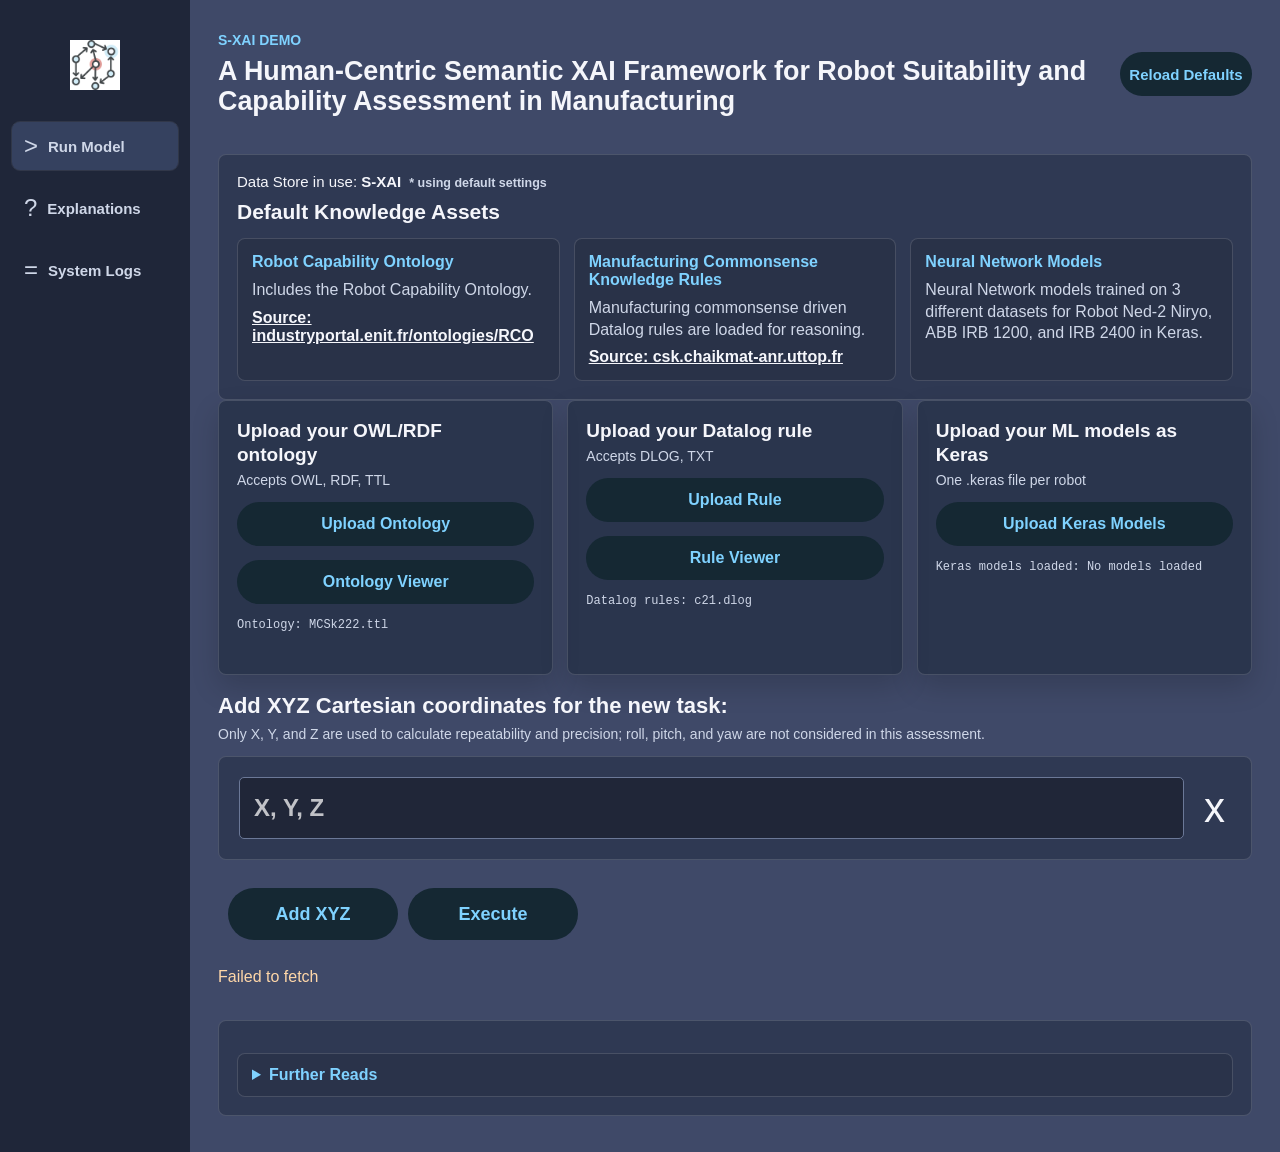
<file: web/index.html>
<!doctype html>
<html lang="en">
<head>
  <meta charset="utf-8">
  <meta name="viewport" content="width=device-width, initial-scale=1">
  <title>Robot Operational Capability</title>
  <link rel="stylesheet" href="styles.css">
</head>
<body>
  <aside class="sidebar">
    <img class="logo" src="assets/custom/data-flow.png" alt="Data flow">
    <button class="nav-item active" id="runPageButton" title="Run Model" aria-label="Run Model">
      <span>&gt;</span>
      <strong>Run Model</strong>
    </button>
    <button class="nav-item" id="explanationsPageButton" title="Explanations" aria-label="Explanations">
      <span>?</span>
      <strong>Explanations</strong>
    </button>
    <button class="nav-item" id="ruleLogPageButton" title="System Logs" aria-label="System Logs">
      <span>=</span>
      <strong>System Logs</strong>
    </button>
  </aside>

  <main class="workspace">
    <header class="hero-header">
      <div>
        <p class="eyebrow">S-XAI DEMO</p>
        <h1>A Human-Centric Semantic XAI Framework for Robot Suitability and Capability Assessment in Manufacturing</h1>
      </div>
      <div class="header-actions">
        <input id="datastore" value="S-XAI" type="hidden">
        <button class="blue-button" id="uploadButton" type="button">Reload Defaults</button>
      </div>
    </header>

    <section class="run-page active" id="runPage">
      <section class="default-context-panel">
        <div class="default-datastore-note">
          <span>Data Store in use: <strong>S-XAI</strong></span>
          <small>* using default settings</small>
        </div>
        <h2>Default Knowledge Assets</h2>
        <div class="asset-grid">
          <article>
            <h3>Robot Capability Ontology</h3>
            <p>Includes the Robot Capability Ontology.</p>
            <a href="https://industryportal.enit.fr/ontologies/RCO/" target="_blank" rel="noreferrer">Source: industryportal.enit.fr/ontologies/RCO</a>
          </article>
          <article>
            <h3>Manufacturing Commonsense Knowledge Rules</h3>
            <p>Manufacturing commonsense driven Datalog rules are loaded for reasoning.</p>
            <a href="https://csk.chaikmat-anr.uttop.fr" target="_blank" rel="noreferrer">Source: csk.chaikmat-anr.uttop.fr</a>
          </article>
          <article>
            <h3>Neural Network Models</h3>
            <p>Neural Network models trained on 3 different datasets for Robot Ned-2 Niryo, ABB IRB 1200, and IRB 2400 in Keras.</p>
          </article>
        </div>
      </section>

    <section class="setup-panel">
      <div class="resource-upload-grid">
        <section class="resource-card">
          <div class="resource-card-head">
            <div>
              <h2>Upload your OWL/RDF ontology</h2>
              <p>Accepts OWL, RDF, TTL</p>
            </div>
          </div>
          <input id="ontologyFile" class="native-file-input" type="file" accept=".ttl,.rdf,.owl,.txt">
          <div class="resource-actions">
            <button id="uploadOntologyButton" class="pill small-pill" type="button">Upload Ontology</button>
            <button id="openOntologyViewerButton" class="pill small-pill" type="button">Ontology Viewer</button>
          </div>
          <pre id="ontologyStatus" class="model-status">Ontology: MCSk222.ttl</pre>
        </section>

        <section class="resource-card">
          <div class="resource-card-head">
            <div>
              <h2>Upload your Datalog rule</h2>
              <p>Accepts DLOG, TXT</p>
            </div>
          </div>
          <input id="rulesFile" class="native-file-input" type="file" accept=".dlog,.txt">
          <div class="resource-actions">
            <button id="uploadRulesButton" class="pill small-pill" type="button">Upload Rule</button>
            <button id="openRuleViewerButton" class="pill small-pill" type="button">Rule Viewer</button>
          </div>
          <pre id="rulesStatus" class="model-status">Datalog rules: c21.dlog</pre>
        </section>

        <section class="resource-card">
          <div class="resource-card-head">
            <div>
              <h2>Upload your ML models as Keras</h2>
              <p>One .keras file per robot</p>
            </div>
          </div>
          <input id="modelsFile" class="native-file-input" type="file" accept=".keras" multiple>
          <button id="uploadModelsButton" class="pill small-pill" type="button">Upload Keras Models</button>
          <pre id="modelStatus" class="model-status">Keras models loaded: checking...</pre>
        </section>
      </div>
    </section>

    <section class="task-panel" id="taskPanel">
      <label class="task-label" for="xyzInput">Add XYZ Cartesian coordinates for the new task:</label>
      <p class="task-note">Only X, Y, and Z are used to calculate repeatability and precision; roll, pitch, and yaw are not considered in this assessment.</p>
      <div class="input-shell">
        <input id="xyzInput" autocomplete="off" placeholder="X, Y, Z">
        <button id="clearButton" class="clear-button" type="button" aria-label="Clear">x</button>
      </div>

      <div class="actions">
        <button id="addButton" class="pill" type="button">Add XYZ</button>
        <button id="executeButton" class="pill" type="button">Execute</button>
      </div>

      <p id="statusText" class="status-text"></p>
    </section>

    <section class="default-context-panel">
      <details class="further-reads">
        <summary>Further Reads</summary>
        <ol>
          <li>Naqvi, Syed Muhammad Raza. Exploring LLMs and semantic XAI for industrial robot capabilities and manufacturing commonsense knowledge. Diss. Universite de Toulouse, 2025.</li>
          <li>Naqvi, M. R., Sarkar, A., Ameri, F., Elmhadhbi, L., &amp; Karray, M. H. (2024, December). Manufacturing commonsense knowledge. In International Knowledge Graph and Semantic Web Conference (pp. 320-333). Cham: Springer Nature Switzerland.</li>
          <li>Naqvi, M. R., Sarkar, A., Ameri, F., Elmhadhbi, L., &amp; Karray, M. H. (2025, June). MACS-KG: MAnufacturing CommonSense Knowledge Graph. In European Semantic Web Conference (pp. 120-124). Cham: Springer Nature Switzerland.</li>
          <li>Naqvi, M. R. (2025, October). Towards Explainable Commonsense Reasoning: Semantic Rule Generation from Text using LLMs. In ECAI 2025-1st International Workshop on eXplainable AI, Knowledge Representation and Knowledge Graphs.</li>
          <li>Naqvi, M. R., Sarkar, A., Ameri, F., Elmhadhbi, L., &amp; Karray, M. H. (2025, December). Semantic representation of robotic function, process characteristics, and quality. In RobOntics 2025 5th edition of the Ontologies for Autonomous Robots Workshop. CEUR Workshop Proceedings.</li>
          <li>Naqvi, M. R., Sarkar, A., Ameri, F., Araghi, S. N., &amp; Karray, M. H. (2023). Application of MSDL in Modeling Capabilities of Robots. In RobOntics@ RO-MAN.</li>
          <li>Naqvi, M. R., Elmhadhbi, L., Sarkar, A., Archimede, B., &amp; Karray, M. H. (2024). Survey on ontology-based explainable AI in manufacturing. Journal of Intelligent Manufacturing, 35(8), 3605-3627.</li>
        </ol>
      </details>
    </section>
    </section>

    <section class="facts-workspace app-page" id="explanationsPage" hidden>
      <div class="section-head">
        <h1>Explanations</h1>
        <div class="section-actions">
          <button id="refreshFactsButton" class="pill small-pill" type="button">Refresh Facts</button>
          <button id="exportReportButton" class="pill small-pill" type="button">Export Report</button>
        </div>
      </div>

      <div class="explanation-tabs" role="tablist" aria-label="Explanation views">
        <button class="explanation-tab active" type="button" data-explanation-tab="factsTab">Reasoned Facts</button>
        <button class="explanation-tab" type="button" data-explanation-tab="graphTab">Graph</button>
        <button class="explanation-tab" type="button" data-explanation-tab="counterfactualTab">Simulated / Counterfactual Comparison</button>
        <button class="explanation-tab" type="button" data-explanation-tab="nnXaiTab">XAI</button>
        <button class="explanation-tab" type="button" data-explanation-tab="nlTab">Natural Language Explanations</button>
        <button class="explanation-tab" type="button" data-explanation-tab="sparqlTab">SPARQL</button>
      </div>

      <section class="explanation-panel" id="counterfactualTab" hidden>
        <h2>Simulated / Counterfactual Comparison</h2>
        <div class="comparison-grid">
          <div>
            <h3>Before Simulation</h3>
            <pre id="beforeFacts">No facts loaded.</pre>
          </div>
          <div>
            <h3>After Simulation</h3>
            <pre id="afterFacts">No facts loaded.</pre>
          </div>
        </div>
        <section id="counterfactualSuggestion" class="xai-panel">
          <h3>What Must Change?</h3>
          <p>Run a prediction and select a fact to see which robot capability would need to change for a different suitability result.</p>
        </section>
      </section>

      <section class="explanation-panel active" id="factsTab">
        <h2>Reasoned Facts</h2>
        <div id="factsList" class="facts-list"></div>
      </section>

      <section class="explanation-panel" id="graphTab" hidden>
        <div class="graph-head">
          <h2>Graph Explanation View</h2>
          <div class="graph-actions">
            <button id="selectedGraphButton" class="pill small-pill active" type="button">Selected Fact</button>
            <button id="wholeGraphButton" class="pill small-pill" type="button">Whole Graph</button>
            <button id="exportSvgButton" class="pill small-pill" type="button">Export SVG</button>
            <button id="exportPngButton" class="pill small-pill" type="button">Export PNG</button>
          </div>
        </div>
        <div class="graph-legend" aria-label="Graph legend">
          <span><i class="legend-dot robot"></i>Robot</span>
          <span><i class="legend-dot capability"></i>Capability</span>
          <span><i class="legend-dot value"></i>NN prediction value</span>
          <span><i class="legend-dot simulated"></i>Simulated measurement</span>
          <span><i class="legend-dot fact"></i>Selected reasoned fact</span>
          <span><i class="legend-line"></i>RDF predicate</span>
        </div>
        <div id="graphFilters" class="graph-filters" aria-label="Whole graph filters" hidden>
          <label><input type="checkbox" data-graph-filter="robot" checked> Robots</label>
          <label><input type="checkbox" data-graph-filter="capability" checked> Capabilities</label>
          <label><input type="checkbox" data-graph-filter="value" checked> Measurements</label>
          <label><input type="checkbox" data-graph-filter="fact" checked> Reasoned Facts</label>
          <label><input type="checkbox" id="selectedRobotOnlyFilter"> Selected Robot Only</label>
        </div>
        <svg id="factGraph" viewBox="0 0 1100 420" role="img" aria-label="Fact explanation graph"></svg>
        <section id="graphDetails" class="graph-details" aria-live="polite">
          <h3>Node Details</h3>
          <p>Click a graph node to inspect its type, value, and connected predicates.</p>
        </section>
        <div id="tracePanel" class="trace-panel"></div>
      </section>

      <section class="explanation-panel" id="ontologyTab" hidden>
        <div class="graph-head">
          <h2>Ontology Viewer</h2>
          <div class="graph-actions">
            <button id="refreshOntologyButton" class="pill small-pill" type="button">Load Ontology</button>
          </div>
        </div>
        <div class="graph-legend" aria-label="Ontology graph legend">
          <span><i class="legend-dot class"></i>Class</span>
          <span><i class="legend-dot instance"></i>Instance</span>
          <span><i class="legend-dot property"></i>Property</span>
          <span><i class="legend-line"></i>Ontology predicate</span>
        </div>
        <div class="ontology-toolbar" aria-label="Ontology viewer controls">
          <label>
            <span>Search</span>
            <input id="ontologySearchInput" type="search" placeholder="Class, instance, property, predicate">
          </label>
          <label>
            <span>Show</span>
            <select id="ontologyTypeSelect">
              <option value="all">All ontology elements</option>
              <option value="class">Classes</option>
              <option value="subclass">subClassOf</option>
              <option value="instance">Instances</option>
              <option value="property">Properties</option>
            </select>
          </label>
        </div>
        <div id="ontologyViewerStatus" class="status-text">Load the ontology graph to inspect classes, subclasses, instances, and properties.</div>
        <svg id="ontologyGraph" viewBox="0 0 1100 420" role="img" aria-label="Ontology viewer graph"></svg>
        <section id="ontologyDetails" class="graph-details" aria-live="polite">
          <h3>Ontology Node Details</h3>
          <p>Click an ontology node to inspect its connected predicates.</p>
        </section>
      </section>

      <section class="explanation-panel" id="nlTab" hidden>
        <div class="section-head compact-head">
          <h2>Natural Language Explanations</h2>
        </div>
        <div class="llm-provider-row">
          <label class="llm-provider-field" for="nlProviderSelect">
            <span>Provider</span>
            <select id="nlProviderSelect">
              <option value="openai">OpenAI</option>
              <option value="ollama">Ollama</option>
              <option value="mistral">Mistral</option>
              <option value="gemini">Gemini</option>
            </select>
          </label>
          <button id="generateNlExplanationButton" class="pill small-pill nl-generate-button" type="button">Generate Explanation</button>
        </div>
        <div id="llmReasoningStatus" class="status-text">Choose a provider after selecting a reasoned fact.</div>
        <pre id="nlExplanation" hidden></pre>
        <div id="llmReasoningOutput" class="llm-reasoning-output"></div>
      </section>

      <section class="explanation-panel" id="nnXaiTab" hidden>
        <section id="selectedFactXai" class="selected-fact-xai">
          <h3>Selected Fact NN Contribution</h3>
          <p>Select a reasoned fact to see which neural-network prediction and XYZ feature influences contributed to it.</p>
        </section>
        <div class="section-head compact-head">
          <h2>XAI: LIME Explanation</h2>
          <button id="refreshLimeButton" class="pill small-pill" type="button">Run LIME</button>
        </div>
        <p class="xai-note">LIME explains the local NN prediction around the current X, Y, Z task using feature weights for X, Y, and Z.</p>
        <div id="limeStatus" class="status-text"></div>
        <div class="xai-dashboard-grid">
          <section id="xaiStabilityPanel" class="xai-panel">
            <h3>XAI Confidence / Stability</h3>
            <p>Run LIME to estimate whether the strongest local feature is stable for this XYZ task.</p>
          </section>
          <section id="xaiQualityPanel" class="xai-panel">
            <h3>Explanation Quality</h3>
            <p>Shows which explanation sources are available for the current task.</p>
          </section>
        </div>
        <section class="xai-method-section lime-method-section">
          <div class="method-head">
            <h3>LIME Local Explanation</h3>
            <p>LIME builds a local surrogate around the current XYZ task point and estimates how X, Y, and Z influence the nearby NN prediction.</p>
          </div>
          <div id="limeResults" class="lime-results"></div>
        </section>
        <section id="shapPanel" class="xai-method-section shap-method-section">
          <div class="section-head compact-head">
            <h3>SHAP Comparison</h3>
            <button id="refreshShapButton" class="pill small-pill" type="button">Run SHAP</button>
          </div>
          <p id="shapStatus">SHAP attributes the current NN prediction across X, Y, and Z for the selected Cartesian task point.</p>
          <div id="shapResults" class="shap-results"></div>
        </section>
        <section id="igPanel" class="xai-method-section ig-method-section">
          <div class="section-head compact-head">
            <h3>Integrated Gradients</h3>
            <button id="refreshIgButton" class="pill small-pill" type="button">Run IG</button>
          </div>
          <p id="igStatus">Integrated Gradients explains the NN prediction by accumulating gradients from a zero XYZ baseline to the current task point.</p>
          <div id="igResults" class="ig-results"></div>
        </section>
        <section id="permutationPanel" class="xai-method-section permutation-method-section">
          <div class="section-head compact-head">
            <h3>Permutation Importance</h3>
            <button id="refreshPermutationButton" class="pill small-pill" type="button">Run Permutation</button>
          </div>
          <p id="permutationStatus">Permutation Importance perturbs one coordinate at a time and measures how much the NN output changes.</p>
          <div id="permutationResults" class="permutation-results"></div>
        </section>
      </section>

      <section class="explanation-panel" id="rulesTab" hidden>
        <div class="section-head compact-head">
          <div>
            <h2>Rule Viewer</h2>
            <p class="xai-note">Showing the active Datalog rules exactly as loaded from the <code>.dlog</code> source file.</p>
          </div>
          <button id="refreshRulesViewerButton" class="pill small-pill" type="button">Refresh Rules</button>
        </div>
        <div id="ruleViewerStatus" class="status-text">Datalog rules: c21.dlog</div>
        <pre id="ruleList" class="rule-source-viewer">Loading Datalog rules...</pre>
      </section>

      <section class="explanation-panel" id="sparqlTab" hidden>
        <h2>SPARQL Query Viewer</h2>
        <div class="query-viewer">
          <div>
            <h3>Reasoned facts query</h3>
            <pre id="factsQueryText"></pre>
          </div>
          <div>
            <h3>Knowledge Graph update query</h3>
            <pre id="updateQueryText">Run a prediction to generate the update query.</pre>
          </div>
        </div>
      </section>
    </section>

    <section class="rule-log-page app-page" id="ruleLogPage" hidden>
      <div class="section-head">
        <h1>System Logs</h1>
        <div class="section-actions">
          <button id="clearRuleLogButton" class="pill small-pill" type="button">Clear Log</button>
        </div>
      </div>
      <pre id="ruleLog" class="rule-log">System events will appear here when ontology, Datalog rules, model values, or inferred facts are updated.</pre>
    </section>
  </main>

  <dialog id="resultDialog" class="result-dialog">
    <div class="result-content">
      <p class="intro">
        Based on Cartesian Coordinates X, Y, Z for a new task, the robot operational capabilities are following:
      </p>
      <div id="resultText" class="result-text"></div>
      <p class="result-note">
        Note: once you execute, these values will be updated in the Knowledge Graph for the further reasoning process.
      </p>
      <p class="result-note">
        If you want to add a hypothetical value for counterfactual simulation, press the Simulated Value button.
      </p>
      <section id="simulationPanel" class="simulation-panel" hidden>
        <div class="simulation-grid" id="simulationGrid"></div>
        <div class="simulation-actions">
          <button id="applySimulationButton" class="modal-button" type="button">Apply Simulated Values</button>
        </div>
      </section>
      <div class="dialog-actions">
        <button id="simulateButton" class="modal-button" type="button">Simulated Value</button>
        <button id="submitButton" class="modal-button" type="button">Submit</button>
        <button id="okButton" class="ok-button" type="button">OK</button>
        <button id="cancelButton" class="modal-button" type="button">Cancel</button>
      </div>
    </div>
  </dialog>

  <dialog id="openAiKeyDialog" class="key-dialog">
    <form method="dialog" class="key-dialog-content">
      <h2>OpenAI API Key</h2>
      <p>Paste your OpenAI API key for this browser session. It is not saved to project files.</p>
      <input id="openAiKeyInput" type="password" autocomplete="off" placeholder="sk-...">
      <div class="dialog-actions">
        <button id="saveOpenAiKeyButton" class="modal-button" type="button">Use Key</button>
        <button id="cancelOpenAiKeyButton" class="modal-button" type="button">Cancel</button>
      </div>
    </form>
  </dialog>

  <script src="app.js?v=20260609-nl-clean-output"></script>
</body>
</html>
</file>
<file: web/styles.css>
:root {
  --bg: #3f4968;
  --panel: #45506f;
  --rail: #1f2639;
  --rail-active: #35415f;
  --field: #202638;
  --field-border: #6b7897;
  --text: #f5f6fb;
  --muted: #cfd7e8;
  --accent: #7fd2ff;
  --button: #152833;
  --blue: #2f9af4;
  --dialog-text: #222432;
  --teal: #247f94;
  --line: rgba(255, 255, 255, 0.14);
}

* {
  box-sizing: border-box;
}

body {
  margin: 0;
  min-height: 100vh;
  display: grid;
  grid-template-columns: 190px 1fr;
  background: var(--bg);
  color: var(--text);
  font-family: Arial, Helvetica, sans-serif;
}

.sidebar {
  min-height: 100vh;
  padding: 40px 0 24px;
  background: var(--rail);
  display: flex;
  flex-direction: column;
  align-items: stretch;
  gap: 14px;
}

.logo {
  width: 50px;
  height: 50px;
  object-fit: contain;
  background: white;
  align-self: center;
  margin-bottom: 18px;
}

.nav-item {
  width: auto;
  min-height: 48px;
  margin: 0 12px;
  padding: 0 12px;
  border: 0;
  border-radius: 8px;
  display: flex;
  align-items: center;
  gap: 10px;
  background: transparent;
  color: var(--muted);
  cursor: pointer;
  text-align: left;
}

.nav-item span {
  font-size: 24px;
}

.nav-item strong {
  display: inline;
  font-size: 15px;
}

.nav-item.active {
  background: var(--rail-active);
  outline: 1px solid rgba(255, 255, 255, 0.08);
}

.workspace {
  padding: 22px 28px 36px;
  max-width: 1760px;
  width: 100%;
}

.hero-header {
  min-height: 104px;
  display: flex;
  align-items: center;
  justify-content: space-between;
  gap: 22px;
  margin-bottom: 14px;
}

.hero-header h1 {
  margin: 0;
  max-width: 1160px;
  color: var(--text);
  font-size: clamp(24px, 2.1vw, 34px);
  line-height: 1.12;
  font-weight: 800;
}

.eyebrow {
  margin: 0 0 8px;
  color: var(--accent);
  font-size: 14px;
  font-weight: 800;
  text-transform: uppercase;
}

.header-actions {
  display: flex;
  align-items: center;
  flex: 0 0 auto;
}

.datastore-in-use {
  min-height: 60px;
  display: grid;
  align-content: center;
  gap: 4px;
  color: var(--text);
  font-size: 22px;
}

.datastore-in-use small {
  color: var(--muted);
  font-size: 14px;
}

.blue-button {
  height: 44px;
  min-width: 132px;
  border: 0;
  border-radius: 24px;
  background: var(--button);
  color: var(--accent);
  font-size: 15px;
  font-weight: 800;
  cursor: pointer;
  box-shadow: none;
}

.setup-panel {
  margin: 0 0 18px;
  padding: 0;
  border-radius: 8px;
  background: transparent;
}

.resource-upload-grid {
  display: grid;
  grid-template-columns: repeat(3, minmax(0, 1fr));
  gap: 14px;
}

.resource-card {
  min-width: 0;
  padding: 18px;
  border: 1px solid var(--line);
  border-radius: 8px;
  background: rgba(18, 28, 44, 0.44);
  display: grid;
  gap: 14px;
  align-content: start;
  box-shadow: 0 12px 28px rgba(0, 0, 0, 0.16);
}

.resource-card-head {
  display: grid;
  grid-template-columns: auto 1fr;
  gap: 12px;
  align-items: start;
}

.resource-card h2 {
  margin: 0;
  font-size: 19px;
  line-height: 1.25;
}

.resource-card p {
  margin: 5px 0 0;
  color: var(--muted);
  font-size: 14px;
}

.resource-actions {
  display: grid;
  grid-template-columns: repeat(auto-fit, minmax(160px, 1fr));
  gap: 14px;
}

.tabs {
  display: flex;
  gap: 8px;
  flex-wrap: wrap;
  margin-bottom: 14px;
}

.tab-button {
  min-height: 38px;
  border: 1px solid rgba(255, 255, 255, 0.14);
  border-radius: 6px;
  background: var(--field);
  color: var(--muted);
  padding: 0 14px;
  font-weight: 700;
  cursor: pointer;
}

.tab-button.active {
  color: white;
  background: var(--rail-active);
  border-color: rgba(255, 255, 255, 0.28);
}

.tab-panel {
  min-height: 72px;
}

.setup-grid,
.model-upload-grid {
  display: grid;
  grid-template-columns: repeat(3, minmax(0, 1fr));
  gap: 12px;
}

.setup-grid h2 {
  margin: 0 0 8px;
  font-size: 16px;
}

.setup-grid p {
  margin: 0;
  color: var(--muted);
}

.file-picker {
  min-height: 46px;
  border: 1px solid var(--field-border);
  border-radius: 8px;
  background: rgba(32, 38, 56, 0.78);
  display: grid;
  grid-template-columns: minmax(116px, auto) 1fr;
  align-items: center;
  gap: 10px;
  padding: 6px;
  overflow: hidden;
}

.native-file-input {
  display: none;
}

.file-picker input {
  position: absolute;
  inline-size: 1px;
  block-size: 1px;
  opacity: 0;
  pointer-events: none;
}

.file-button {
  min-height: 34px;
  padding: 0 12px;
  border-radius: 6px;
  background: rgba(127, 210, 255, 0.14);
  color: var(--text);
  display: grid;
  place-items: center;
  font-size: 13px;
  font-weight: 800;
}

.file-name {
  min-width: 0;
  color: var(--muted);
  font-size: 13px;
  white-space: nowrap;
  overflow: hidden;
  text-overflow: ellipsis;
}

.model-status {
  margin: 0;
  min-height: 38px;
  white-space: pre-wrap;
  color: var(--muted);
  font-size: 12px;
}

.resource-card .pill {
  width: 100%;
  min-width: 0;
}

.task-panel {
  margin-top: 10px;
  transition: opacity 160ms ease, filter 160ms ease;
}

.task-label {
  display: block;
  margin: 0 0 6px;
  color: var(--text);
  font-size: 22px;
  font-weight: 700;
}

.task-note {
  margin: 0 0 12px;
  color: var(--muted);
  font-size: 14px;
  line-height: 1.4;
}

.task-panel.dimmed {
  opacity: 0.42;
  filter: brightness(0.72);
}

.input-shell {
  min-height: 104px;
  padding: 18px 20px;
  border: 1px solid var(--line);
  border-radius: 8px;
  background: rgba(18, 28, 44, 0.34);
  display: grid;
  grid-template-columns: 1fr auto;
  gap: 14px;
  align-items: center;
}

#xyzInput {
  height: 62px;
  border: 1px solid var(--field-border);
  border-radius: 5px;
  background: var(--field);
  color: var(--text);
  padding: 0 14px;
  font-size: 24px;
  font-weight: 700;
}

#xyzInput::placeholder {
  color: rgba(255, 255, 255, 0.72);
  font-weight: 700;
}

.clear-button {
  border: 0;
  background: transparent;
  color: var(--text);
  font-size: 42px;
  line-height: 1;
  cursor: pointer;
}

.actions {
  display: flex;
  gap: 10px;
  flex-wrap: wrap;
  margin: 28px 10px;
}

.pill {
  min-width: 170px;
  min-height: 52px;
  border: 0;
  border-radius: 28px;
  background: var(--button);
  color: var(--accent);
  font-size: 18px;
  font-weight: 700;
  cursor: pointer;
}

.status-text {
  min-height: 24px;
  color: #ffd7a8;
  font-size: 16px;
}

.default-context-panel {
  margin-top: 28px;
  padding: 18px;
  border: 1px solid var(--line);
  border-radius: 8px;
  background: rgba(18, 28, 44, 0.34);
}

.default-context-panel h2 {
  margin: 0 0 14px;
  font-size: 21px;
}

.default-datastore-note {
  display: flex;
  flex-wrap: wrap;
  gap: 8px;
  align-items: baseline;
  margin-bottom: 10px;
  color: var(--text);
  font-size: 15px;
}

.default-datastore-note small {
  color: var(--muted);
  font-weight: 700;
}

.asset-grid {
  display: grid;
  grid-template-columns: repeat(3, minmax(0, 1fr));
  gap: 14px;
}

.asset-grid article {
  min-width: 0;
  padding: 14px;
  border: 1px solid var(--line);
  border-radius: 8px;
  background: rgba(0, 0, 0, 0.12);
}

.asset-grid h3 {
  margin: 0 0 8px;
  color: var(--accent);
  font-size: 16px;
}

.asset-grid p {
  margin: 0 0 8px;
  color: var(--muted);
  line-height: 1.35;
}

.asset-grid a,
.asset-grid a:visited {
  color: var(--text);
  font-weight: 700;
}

.asset-grid a:hover,
.asset-grid a:focus-visible {
  color: #ffffff;
}

.api-key-note {
  margin-top: 14px;
  padding: 14px;
  border: 1px solid var(--line);
  border-radius: 8px;
  background: rgba(0, 0, 0, 0.12);
}

.api-key-note h3 {
  margin: 0 0 8px;
  color: var(--accent);
  font-size: 16px;
}

.api-key-note p {
  margin: 0 0 6px;
  color: var(--muted);
  line-height: 1.4;
}

.api-key-note p:last-child {
  margin-bottom: 0;
}

.api-key-note code {
  color: var(--text);
  font-weight: 700;
}

.further-reads {
  margin-top: 14px;
  padding: 12px 14px;
  border: 1px solid var(--line);
  border-radius: 8px;
  background: rgba(0, 0, 0, 0.1);
}

.further-reads summary {
  color: var(--accent);
  font-weight: 800;
  cursor: pointer;
}

.further-reads ol {
  margin: 12px 0 0;
  padding-left: 22px;
}

.further-reads li {
  margin: 0 0 10px;
  color: var(--muted);
  line-height: 1.35;
}

.facts-workspace {
  margin-top: 28px;
  padding-bottom: 40px;
}

.run-page[hidden],
.app-page[hidden] {
  display: none;
}

.explanation-tabs {
  display: flex;
  gap: 8px;
  flex-wrap: wrap;
  margin: 16px 0;
}

.explanation-tab {
  min-height: 42px;
  border: 1px solid var(--line);
  border-radius: 8px;
  background: rgba(18, 28, 44, 0.36);
  color: var(--muted);
  padding: 0 14px;
  font-weight: 800;
  cursor: pointer;
}

.explanation-tab.active {
  color: var(--text);
  background: rgba(47, 154, 244, 0.24);
  border-color: rgba(127, 210, 255, 0.42);
}

.explanation-panel {
  background: var(--panel);
  border: 1px solid var(--line);
  border-radius: 8px;
  padding: 16px;
}

.explanation-panel h2 {
  margin: 0 0 12px;
  font-size: 19px;
}

.rule-log-page {
  margin-top: 28px;
}

.rule-log {
  min-height: 520px;
  margin: 16px 0 0;
  padding: 16px;
  border: 1px solid var(--line);
  border-radius: 8px;
  background: rgba(18, 28, 44, 0.52);
  color: var(--muted);
  white-space: pre-wrap;
  font-size: 14px;
  line-height: 1.45;
}

.section-head,
.section-actions,
.facts-layout,
.lower-layout,
.comparison-grid {
  display: flex;
  gap: 14px;
}

.section-head {
  align-items: center;
  justify-content: space-between;
}

.section-head h1 {
  margin: 0;
  font-size: 28px;
}

.small-pill {
  min-width: 144px;
  min-height: 44px;
  font-size: 16px;
}

.comparison-panel,
.facts-panel,
.graph-panel,
.nl-panel,
.rule-panel {
  background: var(--panel);
  border-radius: 8px;
  padding: 16px;
}

.comparison-panel h2,
.facts-panel h2,
.graph-panel h2,
.nl-panel h2,
.rule-panel h2 {
  margin: 0 0 12px;
  font-size: 19px;
}

.comparison-grid > div,
.facts-panel,
.graph-panel,
.nl-panel,
.rule-panel {
  min-width: 0;
  flex: 1;
}

.comparison-grid pre,
.nl-panel pre {
  min-height: 120px;
  margin: 0;
  padding: 12px;
  border: 1px solid var(--field-border);
  border-radius: 5px;
  background: var(--field);
  color: var(--text);
  white-space: pre-wrap;
}

.rule-source-viewer {
  min-height: 560px;
  max-height: 68vh;
  margin: 14px 0 0;
  padding: 16px;
  border: 1px solid var(--field-border);
  border-radius: 8px;
  background: #111827;
  color: #f7fbff;
  overflow: auto;
  white-space: pre;
  font-size: 13px;
  line-height: 1.55;
  tab-size: 4;
}

.comparison-grid h3 {
  margin: 0 0 8px;
  color: var(--muted);
  font-size: 15px;
}

.facts-layout,
.lower-layout {
  margin-top: 14px;
  align-items: stretch;
}

.facts-list {
  display: grid;
  gap: 12px;
}

.fact-group {
  padding: 12px;
  border: 1px solid var(--field-border);
  border-radius: 6px;
  background: rgba(0, 0, 0, 0.12);
}

.fact-group h3 {
  margin: 0 0 8px;
  color: var(--teal);
  font-size: 16px;
}

.fact-row {
  min-height: 42px;
  display: grid;
  grid-template-columns: 1fr auto auto;
  gap: 8px;
  align-items: center;
}

.fact-row button {
  border: 0;
  border-radius: 18px;
  padding: 8px 12px;
  background: var(--button);
  color: var(--accent);
  font-weight: 700;
  cursor: pointer;
}

.graph-head {
  display: flex;
  align-items: center;
  justify-content: space-between;
  gap: 16px;
  margin-bottom: 10px;
}

.graph-head h2 {
  margin: 0;
}

.graph-actions {
  display: flex;
  flex-wrap: wrap;
  gap: 8px;
}

.graph-actions .pill.active {
  background: #d9f3fb;
  color: #12212c;
}

.graph-legend {
  display: flex;
  flex-wrap: wrap;
  gap: 10px 16px;
  align-items: center;
  margin: 0 0 10px;
  color: var(--muted);
  font-size: 13px;
  font-weight: 700;
}

.graph-legend span {
  display: inline-flex;
  gap: 6px;
  align-items: center;
}

.ontology-toolbar {
  display: grid;
  grid-template-columns: minmax(260px, 1fr) minmax(210px, 280px);
  gap: 10px;
  margin: 0 0 12px;
  align-items: end;
}

.ontology-toolbar label {
  display: grid;
  gap: 6px;
  color: var(--text);
  font-size: 13px;
  font-weight: 800;
}

.ontology-toolbar input,
.ontology-toolbar select {
  width: 100%;
  min-height: 42px;
  border: 1px solid var(--field-border);
  border-radius: 6px;
  background: var(--field);
  color: var(--text);
  padding: 0 12px;
  font-weight: 700;
}

.legend-dot {
  width: 13px;
  height: 13px;
  border: 2px solid #444b52;
  border-radius: 50%;
  display: inline-block;
}

.legend-dot.robot {
  background: #d9f3fb;
}

.legend-dot.capability {
  background: #dcf7df;
}

.legend-dot.value {
  background: #fff4cf;
}

.legend-dot.simulated {
  background: #ffd1e8;
}

.legend-dot.fact {
  background: #f0a3a1;
}

.legend-dot.class {
  background: #dcf7df;
}

.legend-dot.instance {
  background: #d9f3fb;
}

.legend-dot.property {
  background: #fff4cf;
}

.legend-line {
  width: 24px;
  height: 3px;
  border-radius: 999px;
  background: #c7c8d6;
  display: inline-block;
}

.graph-filters {
  display: none;
  flex-wrap: wrap;
  gap: 8px;
  margin: 0 0 10px;
}

.graph-filters.visible {
  display: flex;
}

.graph-filters label {
  min-height: 34px;
  padding: 7px 11px;
  border: 1px solid var(--line);
  border-radius: 18px;
  background: rgba(0, 0, 0, 0.14);
  color: var(--text);
  display: inline-flex;
  gap: 7px;
  align-items: center;
  font-size: 13px;
  font-weight: 800;
}

.graph-filters input {
  accent-color: var(--accent);
}

#factGraph,
#ontologyGraph {
  width: 100%;
  min-height: 420px;
  border: 1px solid var(--field-border);
  border-radius: 6px;
  background: var(--field);
}

.graph-edge {
  stroke: #d9deef;
  stroke-width: 3.4;
  opacity: 0.82;
}

.graph-edge-label-group {
  pointer-events: none;
}

.graph-edge-label-bg {
  fill: rgba(12, 18, 31, 0.88);
  stroke: rgba(127, 210, 255, 0.28);
  stroke-width: 1;
}

.graph-edge-label {
  fill: #f8fbff;
  font-size: 11px;
  font-weight: 800;
  text-anchor: middle;
  dominant-baseline: middle;
  stroke: none;
}

.graph-node circle {
  fill: #d9f3fb;
  stroke: #3f4a54;
  stroke-width: 8;
}

.graph-node.capability circle {
  fill: #dcf7df;
}

.graph-node.value circle {
  fill: #fff4cf;
}

.graph-node.simulated circle {
  fill: #ffd1e8;
  stroke-dasharray: 6 4;
}

.graph-node.fact circle {
  fill: #e5d8ff;
}

.graph-node.class circle {
  fill: #dcf7df;
}

.graph-node.instance circle {
  fill: #d9f3fb;
}

.graph-node.property circle {
  fill: #fff4cf;
}

.graph-node.selected circle {
  fill: #f0a3a1;
  stroke: #7fd2ff;
  stroke-width: 10;
}

.graph-node text {
  fill: #101827;
  font-size: 12px;
  font-weight: 800;
  text-anchor: middle;
  dominant-baseline: middle;
  pointer-events: none;
}

.graph-node {
  cursor: grab;
}

.graph-node:active {
  cursor: grabbing;
}

.graph-details {
  margin-top: 12px;
  padding: 12px 14px;
  border: 1px solid var(--field-border);
  border-radius: 6px;
  background: rgba(0, 0, 0, 0.12);
  color: var(--muted);
}

.graph-details h3,
.graph-details h4 {
  margin: 0 0 8px;
  color: var(--text);
}

.graph-details h4 {
  margin-top: 12px;
  font-size: 14px;
}

.graph-details p {
  margin: 0;
}

.graph-details dl {
  display: grid;
  grid-template-columns: max-content minmax(0, 1fr);
  gap: 6px 12px;
  margin: 0;
}

.graph-details dt {
  color: var(--teal);
  font-weight: 800;
}

.graph-details dd {
  margin: 0;
  color: var(--text);
  word-break: break-word;
}

.graph-details ul {
  margin: 0;
  padding-left: 18px;
}

.graph-details li {
  margin-bottom: 4px;
}

.trace-panel {
  margin-top: 12px;
  color: var(--muted);
}

.trace-panel h3 {
  margin: 0 0 8px;
  color: var(--text);
}

.trace-panel ol {
  margin-top: 0;
}

.trace-panel code {
  color: var(--text);
}

.rule-list {
  display: grid;
  gap: 10px;
  max-height: 420px;
  overflow: auto;
}

.llm-reasoning-output {
  display: grid;
  gap: 14px;
  margin-top: 12px;
}

#nlExplanation {
  min-height: 96px;
  margin: 12px 0;
  padding: 12px;
  border: 1px solid var(--field-border);
  border-radius: 6px;
  background: var(--field);
  color: var(--text);
  white-space: pre-wrap;
  line-height: 1.45;
}

.llm-reasoning-grid {
  display: grid;
  grid-template-columns: repeat(auto-fit, minmax(230px, 1fr));
  gap: 12px;
}

.llm-provider-row {
  display: grid;
  grid-template-columns: minmax(220px, 320px) auto;
  gap: 12px;
  align-items: end;
  margin: 10px 0 12px;
}

.nl-generate-button {
  min-width: 0;
  width: fit-content;
  min-height: 40px;
  padding: 0 18px;
  border-radius: 22px;
  font-size: 14px;
  line-height: 1;
}

.llm-provider-field {
  display: grid;
  gap: 6px;
  color: var(--text);
  font-size: 13px;
  font-weight: 800;
}

.llm-provider-field select {
  min-height: 44px;
  border: 1px solid var(--field-border);
  border-radius: 6px;
  background: var(--field);
  color: var(--text);
  padding: 0 12px;
  font-weight: 800;
}

.llm-card,
.llm-json {
  padding: 14px;
  border: 1px solid var(--field-border);
  border-radius: 8px;
  background: rgba(0, 0, 0, 0.14);
}

.llm-card.wide {
  background: rgba(18, 34, 49, 0.72);
}

.llm-card h3 {
  margin: 0 0 8px;
  color: var(--accent);
  font-size: 15px;
}

.llm-meta {
  margin: 0 0 10px;
  color: var(--muted);
  font-size: 13px;
  font-weight: 800;
}

.llm-card pre,
.llm-json pre {
  margin: 0;
  white-space: pre-wrap;
  color: var(--text);
  line-height: 1.42;
  font-size: 13px;
}

.llm-json summary {
  color: var(--accent);
  font-weight: 800;
  cursor: pointer;
  margin-bottom: 10px;
}

.key-dialog {
  width: min(520px, calc(100vw - 32px));
  border: 0;
  border-radius: 8px;
  padding: 0;
  background: #f8fbff;
  color: #202432;
  box-shadow: 0 18px 55px rgba(0, 0, 0, 0.42);
}

.key-dialog::backdrop {
  background: rgba(18, 16, 29, 0.58);
}

.key-dialog-content {
  padding: 22px;
  display: grid;
  gap: 12px;
}

.key-dialog-content h2 {
  margin: 0;
  color: #202432;
}

.key-dialog-content p {
  margin: 0;
  color: #4d5668;
  line-height: 1.4;
}

.key-dialog-content input {
  height: 44px;
  border: 1px solid #a8b3c7;
  border-radius: 6px;
  padding: 0 12px;
  color: #202432;
  font-size: 15px;
}

.query-viewer {
  display: grid;
  gap: 12px;
}

.query-viewer > div {
  min-width: 0;
}

.query-viewer h3 {
  margin: 0 0 8px;
  color: var(--teal);
  font-size: 15px;
}

.query-viewer pre {
  max-height: 360px;
  margin: 0;
  padding: 12px;
  border: 1px solid var(--field-border);
  border-radius: 6px;
  background: var(--field);
  color: var(--text);
  overflow: auto;
  white-space: pre;
  font-size: 12px;
  line-height: 1.45;
}

.compact-head {
  margin-bottom: 8px;
}

.xai-note {
  margin: 0 0 12px;
  color: var(--muted);
}

.lime-results {
  display: grid;
  gap: 12px;
}

.shap-results {
  display: grid;
  gap: 12px;
  margin-top: 12px;
}

.ig-results {
  display: grid;
  gap: 12px;
  margin-top: 12px;
}

.permutation-results {
  display: grid;
  gap: 12px;
  margin-top: 12px;
}

.xai-method-section {
  border: 1px solid rgba(204, 243, 255, 0.28);
  border-radius: 8px;
  padding: 16px;
  margin: 14px 0;
}

.lime-method-section {
  background: rgba(15, 38, 48, 0.74);
}

.shap-method-section {
  background: rgba(38, 26, 54, 0.74);
}

.ig-method-section {
  background: rgba(42, 45, 24, 0.74);
}

.permutation-method-section {
  background: rgba(22, 43, 44, 0.74);
}

.method-head {
  margin-bottom: 12px;
}

.method-head h3 {
  margin: 0 0 6px;
  color: var(--text);
}

.method-head p {
  margin: 0;
  color: var(--muted);
  line-height: 1.35;
}

.xai-dashboard-grid {
  display: grid;
  grid-template-columns: repeat(auto-fit, minmax(280px, 1fr));
  gap: 12px;
  margin: 12px 0;
}

.xai-panel {
  padding: 14px;
  border: 1px solid rgba(204, 243, 255, 0.24);
  border-radius: 8px;
  background: rgba(0, 0, 0, 0.14);
}

.xai-panel h3 {
  margin: 0 0 8px;
  color: var(--text);
}

.xai-panel p {
  margin: 0;
  color: var(--muted);
  line-height: 1.4;
}

.xai-panel ul {
  margin: 0;
  padding-left: 20px;
}

.xai-panel li {
  margin: 0 0 6px;
  color: var(--text);
}

.xai-panel dl {
  display: grid;
  grid-template-columns: minmax(140px, max-content) minmax(0, 1fr);
  gap: 7px 12px;
  margin: 0;
}

.xai-panel dt {
  color: var(--accent);
  font-weight: 800;
}

.xai-panel dd {
  margin: 0;
  color: var(--text);
}

.selected-fact-xai {
  border: 1px solid rgba(204, 243, 255, 0.28);
  background: rgba(18, 34, 49, 0.72);
  border-radius: 8px;
  padding: 16px;
  margin: 14px 0;
}

.selected-fact-xai h3 {
  margin: 0 0 8px;
  color: var(--text);
}

.selected-fact-xai p {
  margin: 0 0 10px;
  color: var(--muted);
}

.selected-fact-picker {
  display: grid;
  gap: 7px;
  margin: 0 0 12px;
  max-width: 620px;
  color: var(--text);
  font-size: 13px;
  font-weight: 800;
}

.selected-fact-picker select {
  width: 100%;
  min-height: 42px;
  border: 1px solid var(--field-border);
  border-radius: 6px;
  background: var(--field);
  color: var(--text);
  padding: 0 12px;
  font-weight: 700;
}

.selected-xai-grid {
  display: grid;
  grid-template-columns: repeat(auto-fit, minmax(260px, 1fr));
  gap: 12px;
}

.selected-xai-card {
  background: rgba(255, 255, 255, 0.06);
  border: 1px solid rgba(255, 255, 255, 0.14);
  border-radius: 8px;
  padding: 12px;
}

.selected-xai-card h4 {
  margin: 0 0 8px;
  color: var(--text);
}

.selected-xai-card .selected-xai-interpretation {
  color: var(--text);
  line-height: 1.35;
}

.selected-xai-card ol {
  margin: 0;
  padding-left: 20px;
}

.selected-xai-card li {
  margin: 4px 0;
  color: var(--text);
}

.lime-card {
  padding: 14px;
  border: 1px solid var(--field-border);
  border-radius: 8px;
  background: rgba(0, 0, 0, 0.12);
}

.lime-card h3 {
  margin: 0 0 12px;
  color: var(--text);
}

.lime-capability {
  margin-top: 12px;
}

.lime-capability h4 {
  margin: 0 0 8px;
  color: var(--teal);
  font-size: 14px;
}

.lime-row {
  display: grid;
  grid-template-columns: 28px minmax(120px, 1fr) 72px;
  gap: 10px;
  align-items: center;
  margin-bottom: 7px;
  color: var(--text);
}

.lime-bar-track {
  height: 12px;
  border-radius: 999px;
  background: rgba(255, 255, 255, 0.1);
  overflow: hidden;
}

.lime-bar-track i {
  height: 100%;
  border-radius: inherit;
  display: block;
}

.lime-bar-track i.positive {
  background: #8ef0be;
}

.lime-bar-track i.negative {
  background: #f0a3a1;
}

.lime-summary {
  margin: 8px 0 0;
  color: var(--muted);
}

.rule-card {
  padding: 12px;
  border: 1px solid var(--field-border);
  border-radius: 6px;
  background: rgba(0, 0, 0, 0.12);
}

.rule-card h3 {
  margin: 0 0 6px;
  color: var(--teal);
  font-size: 16px;
}

.rule-card p {
  margin: 0;
  color: var(--muted);
  line-height: 1.35;
}

.result-dialog {
  width: min(1204px, calc(100vw - 44px));
  border: 0;
  border-radius: 4px;
  padding: 0;
  background: white;
  color: var(--dialog-text);
  box-shadow: 0 18px 55px rgba(0, 0, 0, 0.45);
}

.result-dialog::backdrop {
  background: rgba(18, 16, 29, 0.52);
}

.result-content {
  min-height: 428px;
  max-height: calc(100vh - 80px);
  padding: 28px 30px 18px;
  display: grid;
  grid-template-rows: auto auto 1fr auto;
  overflow: auto;
}

.intro {
  margin: 0 0 24px;
  color: var(--teal);
  font-size: 20px;
  line-height: 1.2;
}

.result-text {
  white-space: pre-line;
  color: var(--dialog-text);
  font-size: 18px;
  line-height: 1.12;
}

.result-note {
  margin: 14px 0 0;
  color: #4a4d59;
  font-size: 16px;
  line-height: 1.35;
}

.simulation-panel {
  margin: 18px 0;
  padding: 16px;
  border: 1px solid #d7d9e4;
  border-radius: 6px;
  background: #f7f8fc;
}

.simulation-grid {
  display: grid;
  grid-template-columns: repeat(3, minmax(0, 1fr));
  gap: 14px;
}

.simulation-group {
  min-width: 0;
  margin: 0;
  padding: 12px;
  border: 1px solid #c9ccda;
  border-radius: 5px;
}

.simulation-group legend {
  padding: 0 6px;
  color: var(--teal);
  font-weight: 700;
}

.simulation-group label {
  display: grid;
  gap: 6px;
  margin-top: 10px;
  color: var(--dialog-text);
  font-size: 14px;
}

.simulation-group input {
  width: 100%;
  height: 38px;
  border: 1px solid #b8bdca;
  border-radius: 4px;
  padding: 0 8px;
  color: var(--dialog-text);
  font-size: 16px;
}

.simulation-actions {
  display: flex;
  justify-content: flex-end;
  margin-top: 14px;
}

.dialog-actions {
  display: flex;
  justify-content: flex-end;
  align-items: center;
  gap: 10px;
}

.modal-button,
.ok-button {
  border: 0;
  background: transparent;
  min-width: 92px;
  min-height: 44px;
  font-size: 18px;
  cursor: pointer;
}

.modal-button {
  border-radius: 24px;
  padding: 0 26px;
  background: var(--button);
  color: var(--accent);
  font-weight: 700;
}

.ok-button {
  color: var(--teal);
}

@media (max-width: 760px) {
  body {
    grid-template-columns: 72px 1fr;
  }

  .workspace {
    padding: 10px 12px 24px;
  }

  .topbar {
    align-items: stretch;
    flex-direction: column;
  }

  .datastore {
    width: 100%;
  }

  .input-shell {
    grid-template-columns: 1fr;
  }

  .clear-button {
    justify-self: end;
  }

  .dialog-actions {
    justify-content: stretch;
    flex-wrap: wrap;
  }

  .simulation-grid {
    grid-template-columns: 1fr;
  }

  .section-head,
  .facts-layout,
  .lower-layout,
  .comparison-grid,
  .setup-grid,
  .model-upload-grid,
  .resource-upload-grid,
  .ontology-toolbar,
  .llm-provider-row,
  .asset-grid {
    flex-direction: column;
    display: flex;
  }

  .fact-row {
    grid-template-columns: 1fr;
  }
}
</file>
